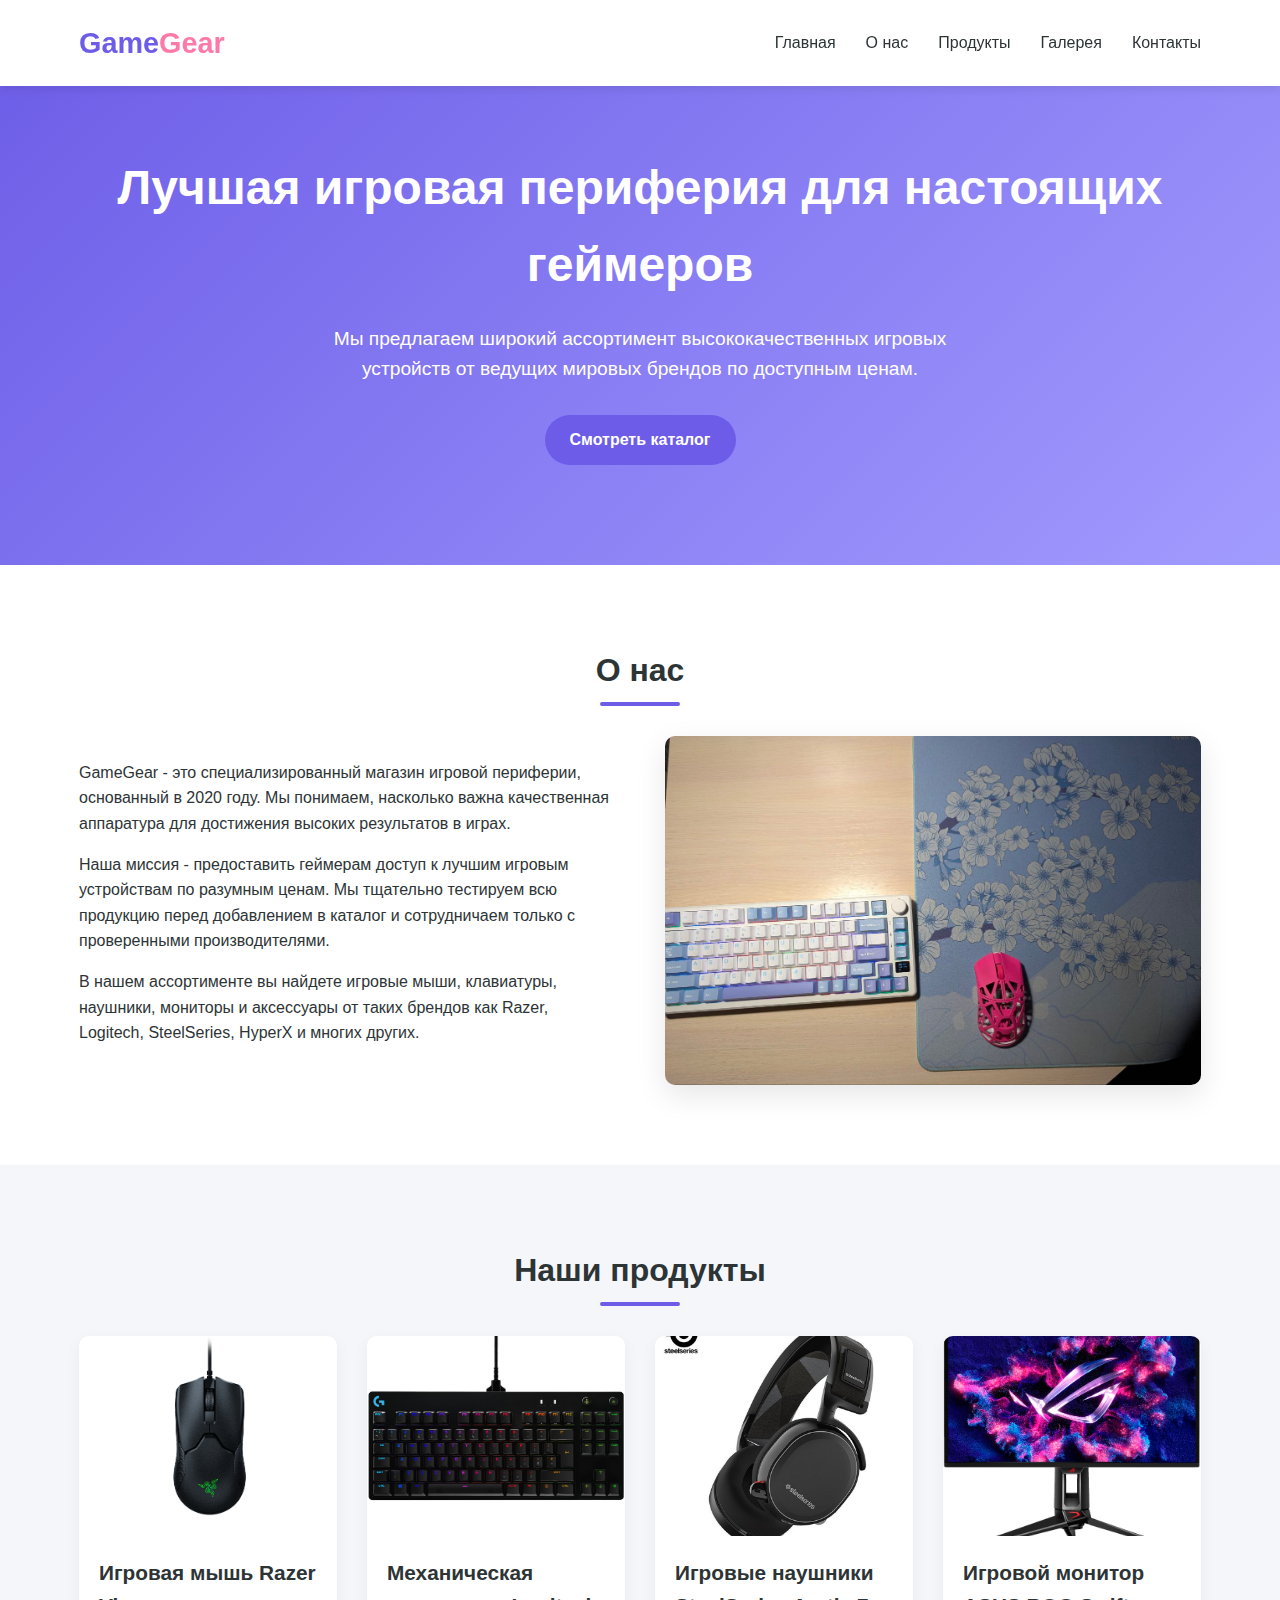
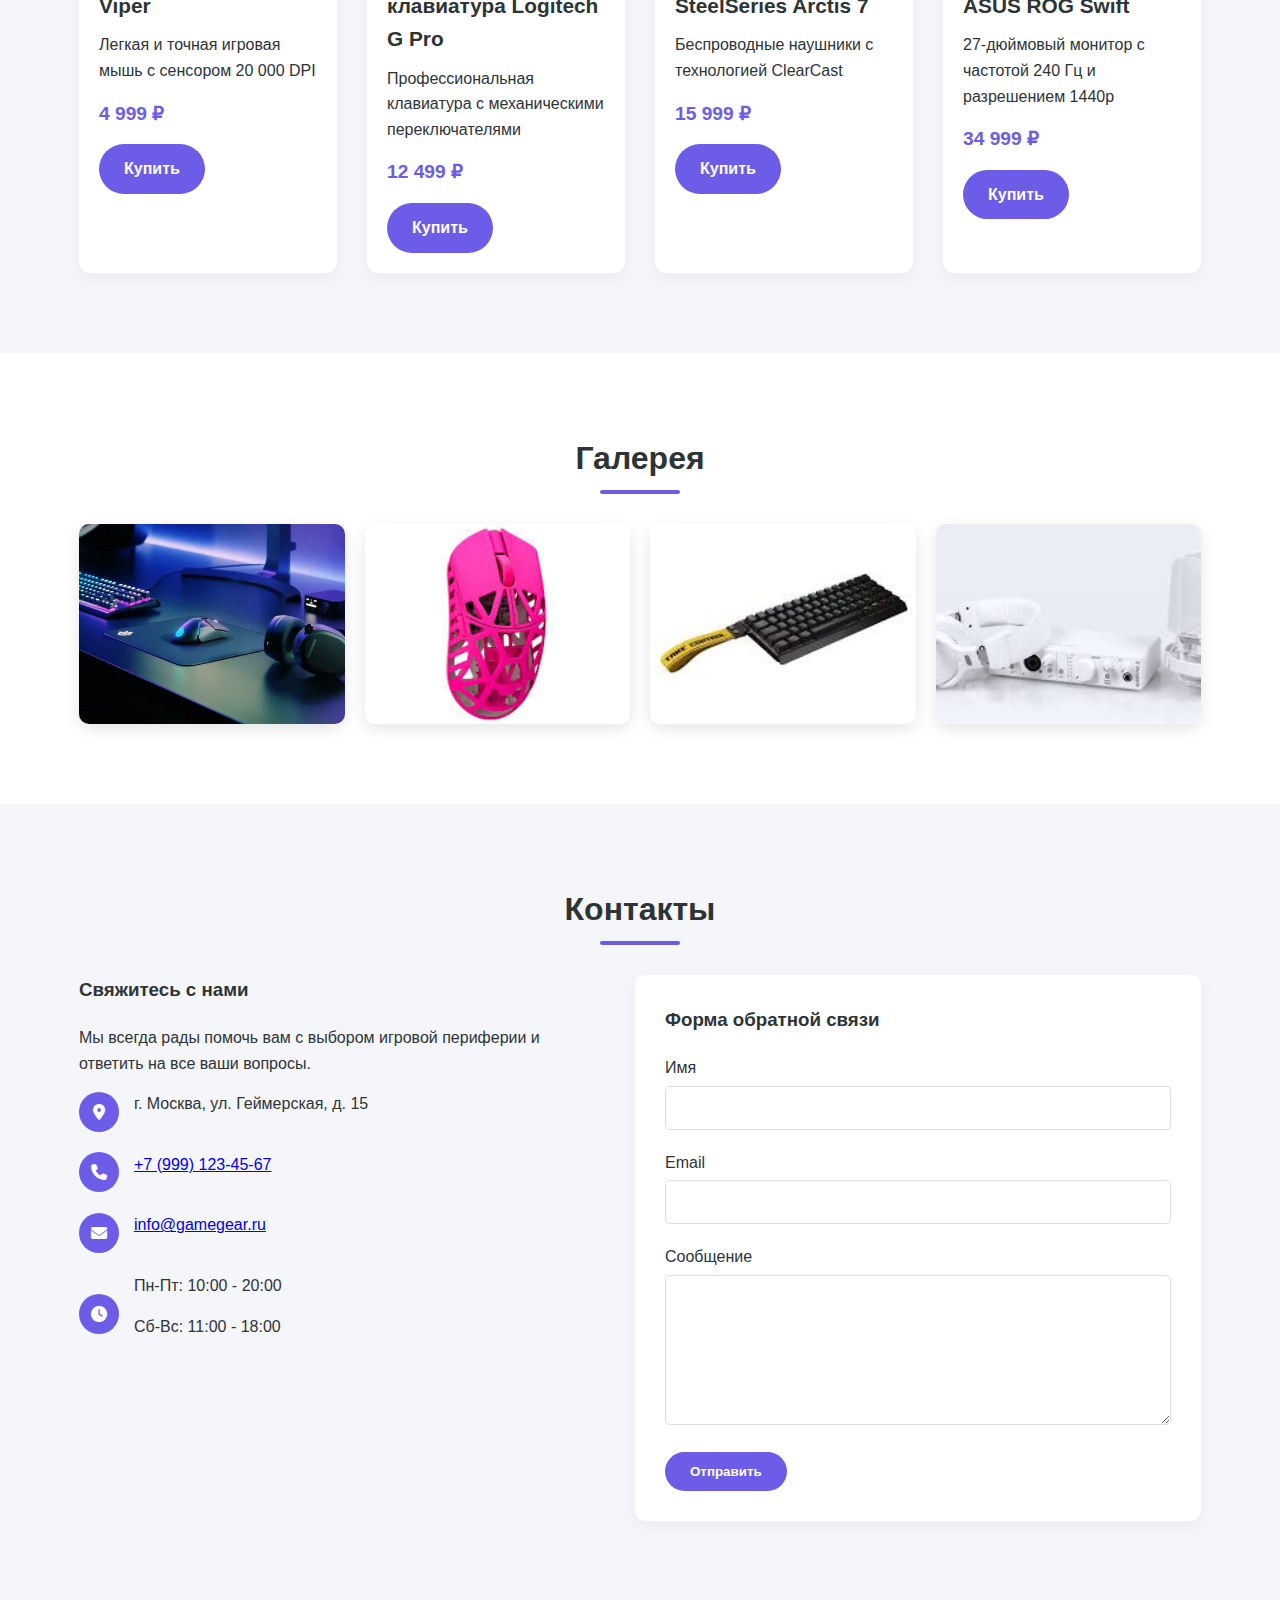
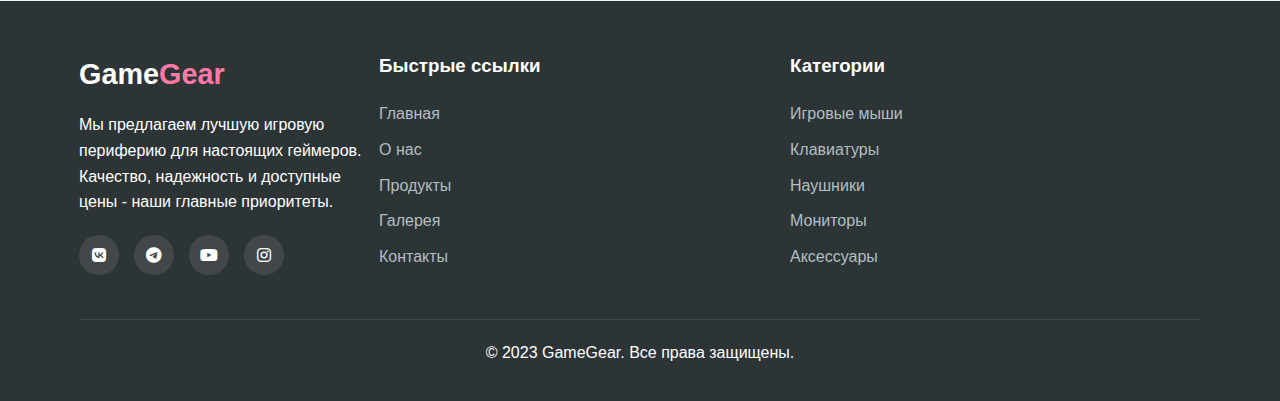
<file: index.html>
<!DOCTYPE html>
<html lang="ru">
<head>
    <meta charset="UTF-8">
    <meta name="viewport" content="width=device-width, initial-scale=1.0">
    <title>GameGear - Игровая периферия</title>
    <link rel="stylesheet" href="css/style.css">
    <link rel="stylesheet" href="https://cdnjs.cloudflare.com/ajax/libs/font-awesome/6.4.0/css/all.min.css">
</head>
<body>
    <!-- Навигация -->
    <header>
        <div class="container">
            <nav>
                <a href="#" class="logo">Game<span>Gear</span></a>
                <div class="menu-toggle">
                    <i class="fas fa-bars"></i>
                </div>
                <ul class="nav-links">
                    <li><a href="#home">Главная</a></li>
                    <li><a href="#about">О нас</a></li>
                    <li><a href="#products">Продукты</a></li>
                    <li><a href="#gallery">Галерея</a></li>
                    <li><a href="#contact">Контакты</a></li>
                </ul>
            </nav>
        </div>
    </header>

    <!-- Главная секция -->
    <section id="home" class="hero">
        <div class="container">
            <h1>Лучшая игровая периферия для настоящих геймеров</h1>
            <p>Мы предлагаем широкий ассортимент высококачественных игровых устройств от ведущих мировых брендов по доступным ценам.</p>
            <a href="#products" class="btn">Смотреть каталог</a>
        </div>
    </section>

    <!-- О нас -->
    <section id="about" class="about">
        <div class="container">
            <h2>О нас</h2>
            <div class="about-content">
                <div class="about-text">
                    <p>GameGear - это специализированный магазин игровой периферии, основанный в 2020 году. Мы понимаем, насколько важна качественная аппаратура для достижения высоких результатов в играх.</p>
                    <p>Наша миссия - предоставить геймерам доступ к лучшим игровым устройствам по разумным ценам. Мы тщательно тестируем всю продукцию перед добавлением в каталог и сотрудничаем только с проверенными производителями.</p>
                    <p>В нашем ассортименте вы найдете игровые мыши, клавиатуры, наушники, мониторы и аксессуары от таких брендов как Razer, Logitech, SteelSeries, HyperX и многих других.</p>
                </div>
                <div class="about-image">
                    <img src="images/about.jpg" alt="Игровая периферия">
                </div>
            </div>
        </div>
    </section>

    <!-- Продукты -->
    <section id="products" class="products">
        <div class="container">
            <h2>Наши продукты</h2>
            <div class="products-grid">
                <div class="product-card">
                    <div class="product-img">
                        <img src="images/mouse.jpg" alt="Игровая мышь">
                    </div>
                    <div class="product-info">
                        <h3>Игровая мышь Razer Viper</h3>
                        <p>Легкая и точная игровая мышь с сенсором 20 000 DPI</p>
                        <div class="price">4 999 ₽</div>
                        <a href="#" class="btn">Купить</a>
                    </div>
                </div>
                <div class="product-card">
                    <div class="product-img">
                        <img src="images/keyboard.jpg" alt="Игровая клавиатура">
                    </div>
                    <div class="product-info">
                        <h3>Механическая клавиатура Logitech G Pro</h3>
                        <p>Профессиональная клавиатура с механическими переключателями</p>
                        <div class="price">12 499 ₽</div>
                        <a href="#" class="btn">Купить</a>
                    </div>
                </div>
                <div class="product-card">
                    <div class="product-img">
                        <img src="images/headphones.jpg" alt="Игровые наушники">
                    </div>
                    <div class="product-info">
                        <h3>Игровые наушники SteelSeries Arctis 7</h3>
                        <p>Беспроводные наушники с технологией ClearCast</p>
                        <div class="price">15 999 ₽</div>
                        <a href="#" class="btn">Купить</a>
                    </div>
                </div>
                <div class="product-card">
                    <div class="product-img">
                        <img src="images/monitor.jpg" alt="Игровой монитор">
                    </div>
                    <div class="product-info">
                        <h3>Игровой монитор ASUS ROG Swift</h3>
                        <p>27-дюймовый монитор с частотой 240 Гц и разрешением 1440p</p>
                        <div class="price">34 999 ₽</div>
                        <a href="#" class="btn">Купить</a>
                    </div>
                </div>
            </div>
        </div>
    </section>

    <!-- Галерея -->
    <section id="gallery" class="gallery">
        <div class="container">
            <h2>Галерея</h2>
            <div class="gallery-grid">
                <div class="gallery-item">
                    <img src="images/gallery1.jpg" alt="Игровая периферия">
                </div>
                <div class="gallery-item">
                    <img src="images/gallery2.jpg" alt="Игровая мышь">
                </div>
                <div class="gallery-item">
                    <img src="images/gallery3.jpg" alt="Клавиатура">
                </div>
                <div class="gallery-item">
                    <img src="images/gallery4.jpg" alt="Игровая гарнитура">
                </div>
            </div>
        </div>
    </section>

    <!-- Контакты -->
    <section id="contact" class="contact">
        <div class="container">
            <h2>Контакты</h2>
            <div class="contact-content">
                <div class="contact-info">
                    <h3>Свяжитесь с нами</h3>
                    <p>Мы всегда рады помочь вам с выбором игровой периферии и ответить на все ваши вопросы.</p>
                    <div class="contact-item">
                        <div class="contact-icon">
                            <i class="fas fa-map-marker-alt"></i>
                        </div>
                        <div>
                            <p>г. Москва, ул. Геймерская, д. 15</p>
                        </div>
                    </div>
                    <div class="contact-item">
                        <div class="contact-icon">
                            <i class="fas fa-phone"></i>
                        </div>
                        <div>
                            <p><a href="tel:+79991234567">+7 (999) 123-45-67</a></p>
                        </div>
                    </div>
                    <div class="contact-item">
                        <div class="contact-icon">
                            <i class="fas fa-envelope"></i>
                        </div>
                        <div>
                            <p><a href="mailto:info@gamegear.ru">info@gamegear.ru</a></p>
                        </div>
                    </div>
                    <div class="contact-item">
                        <div class="contact-icon">
                            <i class="fas fa-clock"></i>
                        </div>
                        <div>
                            <p>Пн-Пт: 10:00 - 20:00</p>
                            <p>Сб-Вс: 11:00 - 18:00</p>
                        </div>
                    </div>
                </div>
                <div class="contact-form">
                    <h3>Форма обратной связи</h3>
                    <form id="feedback-form">
                        <div class="form-group">
                            <label for="name">Имя</label>
                            <input type="text" id="name" class="form-control" required>
                        </div>
                        <div class="form-group">
                            <label for="email">Email</label>
                            <input type="email" id="email" class="form-control" required>
                            <div class="error" id="email-error">Пожалуйста, введите корректный email</div>
                        </div>
                        <div class="form-group">
                            <label for="message">Сообщение</label>
                            <textarea id="message" class="form-control" required></textarea>
                        </div>
                        <button type="submit" class="btn">Отправить</button>
                    </form>
                </div>
            </div>
        </div>
    </section>

    <!-- Футер -->
    <footer>
        <div class="container">
            <div class="footer-content">
                <div class="footer-about">
                    <a href="#" class="footer-logo">Game<span>Gear</span></a>
                    <p>Мы предлагаем лучшую игровую периферию для настоящих геймеров. Качество, надежность и доступные цены - наши главные приоритеты.</p>
                    <div class="social-links">
                        <a href="#"><i class="fab fa-vk"></i></a>
                        <a href="#"><i class="fab fa-telegram"></i></a>
                        <a href="#"><i class="fab fa-youtube"></i></a>
                        <a href="#"><i class="fab fa-instagram"></i></a>
                    </div>
                </div>
                <div class="footer-links">
                    <h3>Быстрые ссылки</h3>
                    <ul>
                        <li><a href="#home">Главная</a></li>
                        <li><a href="#about">О нас</a></li>
                        <li><a href="#products">Продукты</a></li>
                        <li><a href="#gallery">Галерея</a></li>
                        <li><a href="#contact">Контакты</a></li>
                    </ul>
                </div>
                <div class="footer-links">
                    <h3>Категории</h3>
                    <ul>
                        <li><a href="#">Игровые мыши</a></li>
                        <li><a href="#">Клавиатуры</a></li>
                        <li><a href="#">Наушники</a></li>
                        <li><a href="#">Мониторы</a></li>
                        <li><a href="#">Аксессуары</a></li>
                    </ul>
                </div>
            </div>
            <div class="footer-bottom">
                <p>&copy; 2023 GameGear. Все права защищены.</p>
            </div>
        </div>
    </footer>

    <script src="js/script.js"></script>
</body>
</html>
</file>
<file: css/style.css>
/* Общие стили */
* {
    margin: 0;
    padding: 0;
    box-sizing: border-box;
    font-family: 'Segoe UI', Tahoma, Geneva, Verdana, sans-serif;
}

:root {
    --primary: #6c5ce7;
    --secondary: #a29bfe;
    --dark: #2d3436;
    --light: #f5f6fa;
    --accent: #fd79a8;
    --success: #00b894;
    --warning: #fdcb6e;
    --danger: #e74c3c;
}

html {
    scroll-behavior: smooth;
}

body {
    background-color: var(--light);
    color: var(--dark);
    line-height: 1.6;
}

.container {
    width: 90%;
    max-width: 1200px;
    margin: 0 auto;
    padding: 0 15px;
}

section {
    padding: 80px 0;
}

h1, h2, h3 {
    margin-bottom: 20px;
    color: var(--dark);
}

h1 {
    font-size: 2.5rem;
}

h2 {
    font-size: 2rem;
    text-align: center;
    margin-bottom: 40px;
    position: relative;
}

h2::after {
    content: '';
    position: absolute;
    bottom: -10px;
    left: 50%;
    transform: translateX(-50%);
    width: 80px;
    height: 4px;
    background: var(--primary);
    border-radius: 2px;
}

p {
    margin-bottom: 15px;
}

.btn {
    display: inline-block;
    background: var(--primary);
    color: white;
    padding: 12px 25px;
    border-radius: 30px;
    text-decoration: none;
    font-weight: 600;
    transition: all 0.3s ease;
    border: none;
    cursor: pointer;
    text-align: center;
}

.btn:hover {
    background: var(--secondary);
    transform: translateY(-3px);
    box-shadow: 0 10px 20px rgba(108, 92, 231, 0.3);
}

.btn-secondary {
    background: var(--secondary);
}

.btn-secondary:hover {
    background: var(--primary);
}

/* Навигация */
header {
    background: white;
    box-shadow: 0 2px 10px rgba(0, 0, 0, 0.1);
    position: fixed;
    width: 100%;
    top: 0;
    z-index: 1000;
}

nav {
    display: flex;
    justify-content: space-between;
    align-items: center;
    padding: 20px 0;
}

.logo {
    font-size: 1.8rem;
    font-weight: 700;
    color: var(--primary);
    text-decoration: none;
}

.logo span {
    color: var(--accent);
}

.nav-links {
    display: flex;
    list-style: none;
    align-items: center;
}

.nav-links li {
    margin-left: 30px;
}

.nav-links a {
    text-decoration: none;
    color: var(--dark);
    font-weight: 500;
    transition: color 0.3s ease;
    display: flex;
    align-items: center;
    gap: 5px;
}

.nav-links a:hover {
    color: var(--primary);
}

.cart-counter {
    background: var(--accent);
    color: white;
    border-radius: 50%;
    width: 20px;
    height: 20px;
    display: flex;
    align-items: center;
    justify-content: center;
    font-size: 0.8rem;
    font-weight: 600;
}

.menu-toggle {
    display: none;
    font-size: 1.5rem;
    cursor: pointer;
}

/* Главная секция */
.hero {
    background: linear-gradient(135deg, var(--primary), var(--secondary));
    color: white;
    padding: 150px 0 100px;
    text-align: center;
}

.hero h1 {
    color: white;
    font-size: 3rem;
    margin-bottom: 20px;
}

.hero p {
    font-size: 1.2rem;
    max-width: 700px;
    margin: 0 auto 30px;
}

/* О нас */
.about {
    background: white;
}

.about-content {
    display: flex;
    align-items: center;
    gap: 50px;
}

.about-text {
    flex: 1;
}

.about-image {
    flex: 1;
    border-radius: 10px;
    overflow: hidden;
    box-shadow: 0 10px 30px rgba(0, 0, 0, 0.1);
}

.about-image img {
    width: 100%;
    height: auto;
    display: block;
    transition: transform 0.5s ease;
}

.about-image:hover img {
    transform: scale(1.05);
}

/* Продукты */
.products {
    background: var(--light);
}

.products-grid {
    display: grid;
    grid-template-columns: repeat(auto-fit, minmax(250px, 1fr));
    gap: 30px;
}

.product-card {
    background: white;
    border-radius: 10px;
    overflow: hidden;
    box-shadow: 0 5px 15px rgba(0, 0, 0, 0.05);
    transition: transform 0.3s ease;
}

.product-card:hover {
    transform: translateY(-10px);
}

.product-img {
    height: 200px;
    overflow: hidden;
}

.product-img img {
    width: 100%;
    height: 100%;
    object-fit: cover;
    transition: transform 0.5s ease;
}

.product-card:hover .product-img img {
    transform: scale(1.1);
}

.product-info {
    padding: 20px;
}

.product-info h3 {
    margin-bottom: 10px;
    font-size: 1.3rem;
}

.product-info .price {
    font-weight: 700;
    color: var(--primary);
    font-size: 1.2rem;
    margin-bottom: 15px;
}

/* Галерея */
.gallery {
    background: white;
}

.gallery-grid {
    display: grid;
    grid-template-columns: repeat(auto-fill, minmax(250px, 1fr));
    gap: 20px;
}

.gallery-item {
    border-radius: 10px;
    overflow: hidden;
    height: 200px;
    box-shadow: 0 5px 15px rgba(0, 0, 0, 0.1);
}

.gallery-item img {
    width: 100%;
    height: 100%;
    object-fit: cover;
    transition: transform 0.5s ease;
}

.gallery-item:hover img {
    transform: scale(1.1);
}

/* Контакты */
.contact {
    background: var(--light);
}

.contact-content {
    display: flex;
    gap: 50px;
}

.contact-info {
    flex: 1;
}

.contact-item {
    display: flex;
    align-items: center;
    margin-bottom: 20px;
}

.contact-icon {
    background: var(--primary);
    color: white;
    width: 40px;
    height: 40px;
    border-radius: 50%;
    display: flex;
    align-items: center;
    justify-content: center;
    margin-right: 15px;
}

.contact-form {
    flex: 1;
    background: white;
    padding: 30px;
    border-radius: 10px;
    box-shadow: 0 5px 15px rgba(0, 0, 0, 0.05);
}

.form-group {
    margin-bottom: 20px;
}

.form-group label {
    display: block;
    margin-bottom: 5px;
    font-weight: 500;
}

.form-control {
    width: 100%;
    padding: 12px 15px;
    border: 1px solid #ddd;
    border-radius: 5px;
    font-size: 1rem;
    transition: border 0.3s ease;
}

.form-control:focus {
    border-color: var(--primary);
    outline: none;
}

textarea.form-control {
    min-height: 150px;
    resize: vertical;
}

.error {
    color: var(--danger);
    font-size: 0.9rem;
    margin-top: 5px;
    display: none;
}

/* Футер */
footer {
    background: var(--dark);
    color: white;
    padding: 50px 0 20px;
}

.footer-content {
    display: flex;
    justify-content: space-between;
    margin-bottom: 40px;
}

.footer-logo {
    font-size: 1.8rem;
    font-weight: 700;
    color: white;
    text-decoration: none;
    margin-bottom: 15px;
    display: block;
}

.footer-logo span {
    color: var(--accent);
}

.footer-about {
    flex: 1;
    max-width: 300px;
}

.footer-links {
    flex: 1;
}

.footer-links h3 {
    color: white;
    margin-bottom: 20px;
}

.footer-links ul {
    list-style: none;
}

.footer-links li {
    margin-bottom: 10px;
}

.footer-links a {
    color: #b2bec3;
    text-decoration: none;
    transition: color 0.3s ease;
}

.footer-links a:hover {
    color: white;
}

.social-links {
    display: flex;
    gap: 15px;
    margin-top: 20px;
}

.social-links a {
    display: flex;
    align-items: center;
    justify-content: center;
    width: 40px;
    height: 40px;
    background: rgba(255, 255, 255, 0.1);
    border-radius: 50%;
    color: white;
    text-decoration: none;
    transition: all 0.3s ease;
}

.social-links a:hover {
    background: var(--primary);
    transform: translateY(-3px);
}

.footer-bottom {
    text-align: center;
    padding-top: 20px;
    border-top: 1px solid rgba(255, 255, 255, 0.1);
}

/* Уведомления */
.notification {
    position: fixed;
    top: 100px;
    right: 20px;
    background: var(--success);
    color: white;
    padding: 15px 25px;
    border-radius: 5px;
    box-shadow: 0 5px 15px rgba(0, 0, 0, 0.2);
    z-index: 10000;
    transform: translateX(400px);
    transition: transform 0.3s ease;
    max-width: 300px;
}

.notification.show {
    transform: translateX(0);
}

.notification.error {
    background: var(--danger);
}

.notification.warning {
    background: var(--warning);
    color: var(--dark);
}

/* Адаптивность */
@media (max-width: 992px) {
    .about-content, .contact-content {
        flex-direction: column;
    }
    
    .about-image, .about-text, .contact-info, .contact-form {
        width: 100%;
    }
    
    .footer-content {
        flex-wrap: wrap;
        gap: 30px;
    }
    
    .footer-about, .footer-links {
        flex: 1 1 300px;
    }
}

@media (max-width: 768px) {
    .menu-toggle {
        display: block;
    }
    
    .nav-links {
        position: fixed;
        top: 70px;
        left: -100%;
        width: 100%;
        height: calc(100vh - 70px);
        background: white;
        flex-direction: column;
        align-items: center;
        padding-top: 50px;
        transition: left 0.3s ease;
    }
    
    .nav-links.active {
        left: 0;
    }
    
    .nav-links li {
        margin:
</file>
